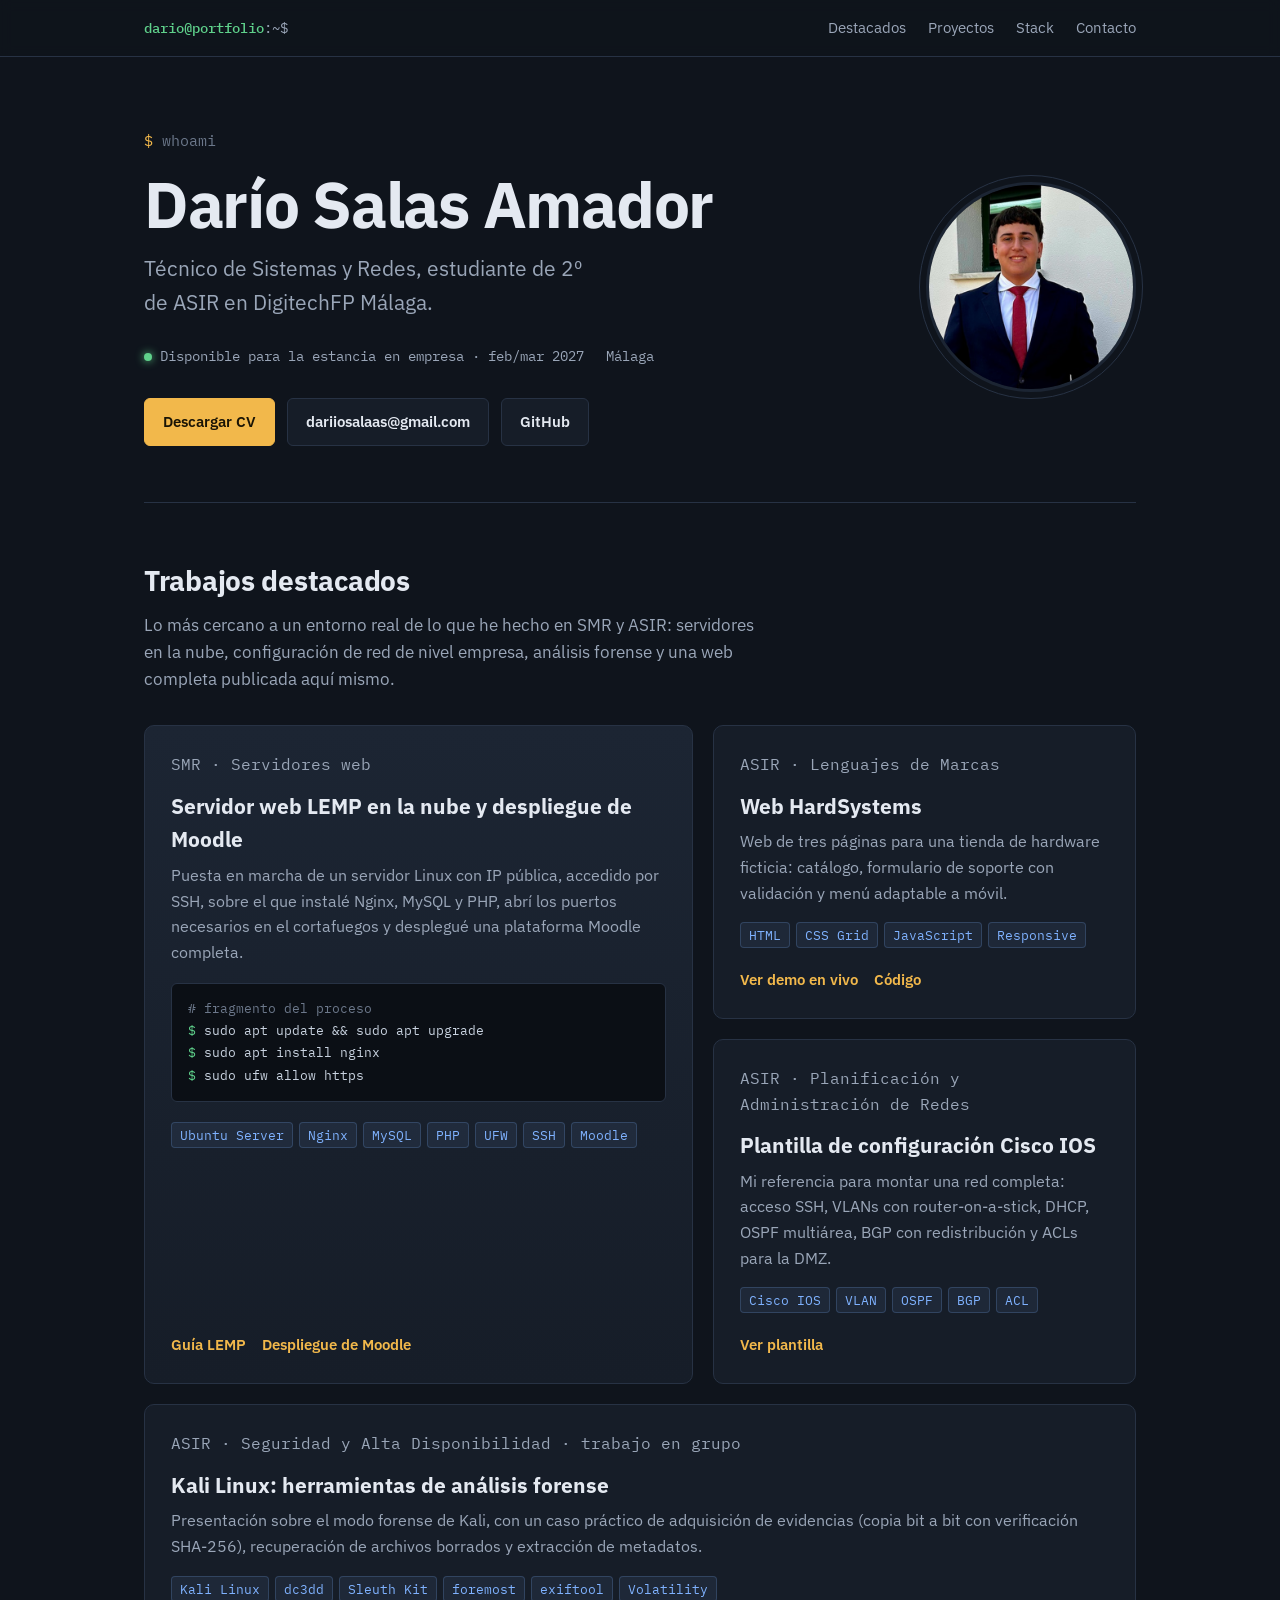
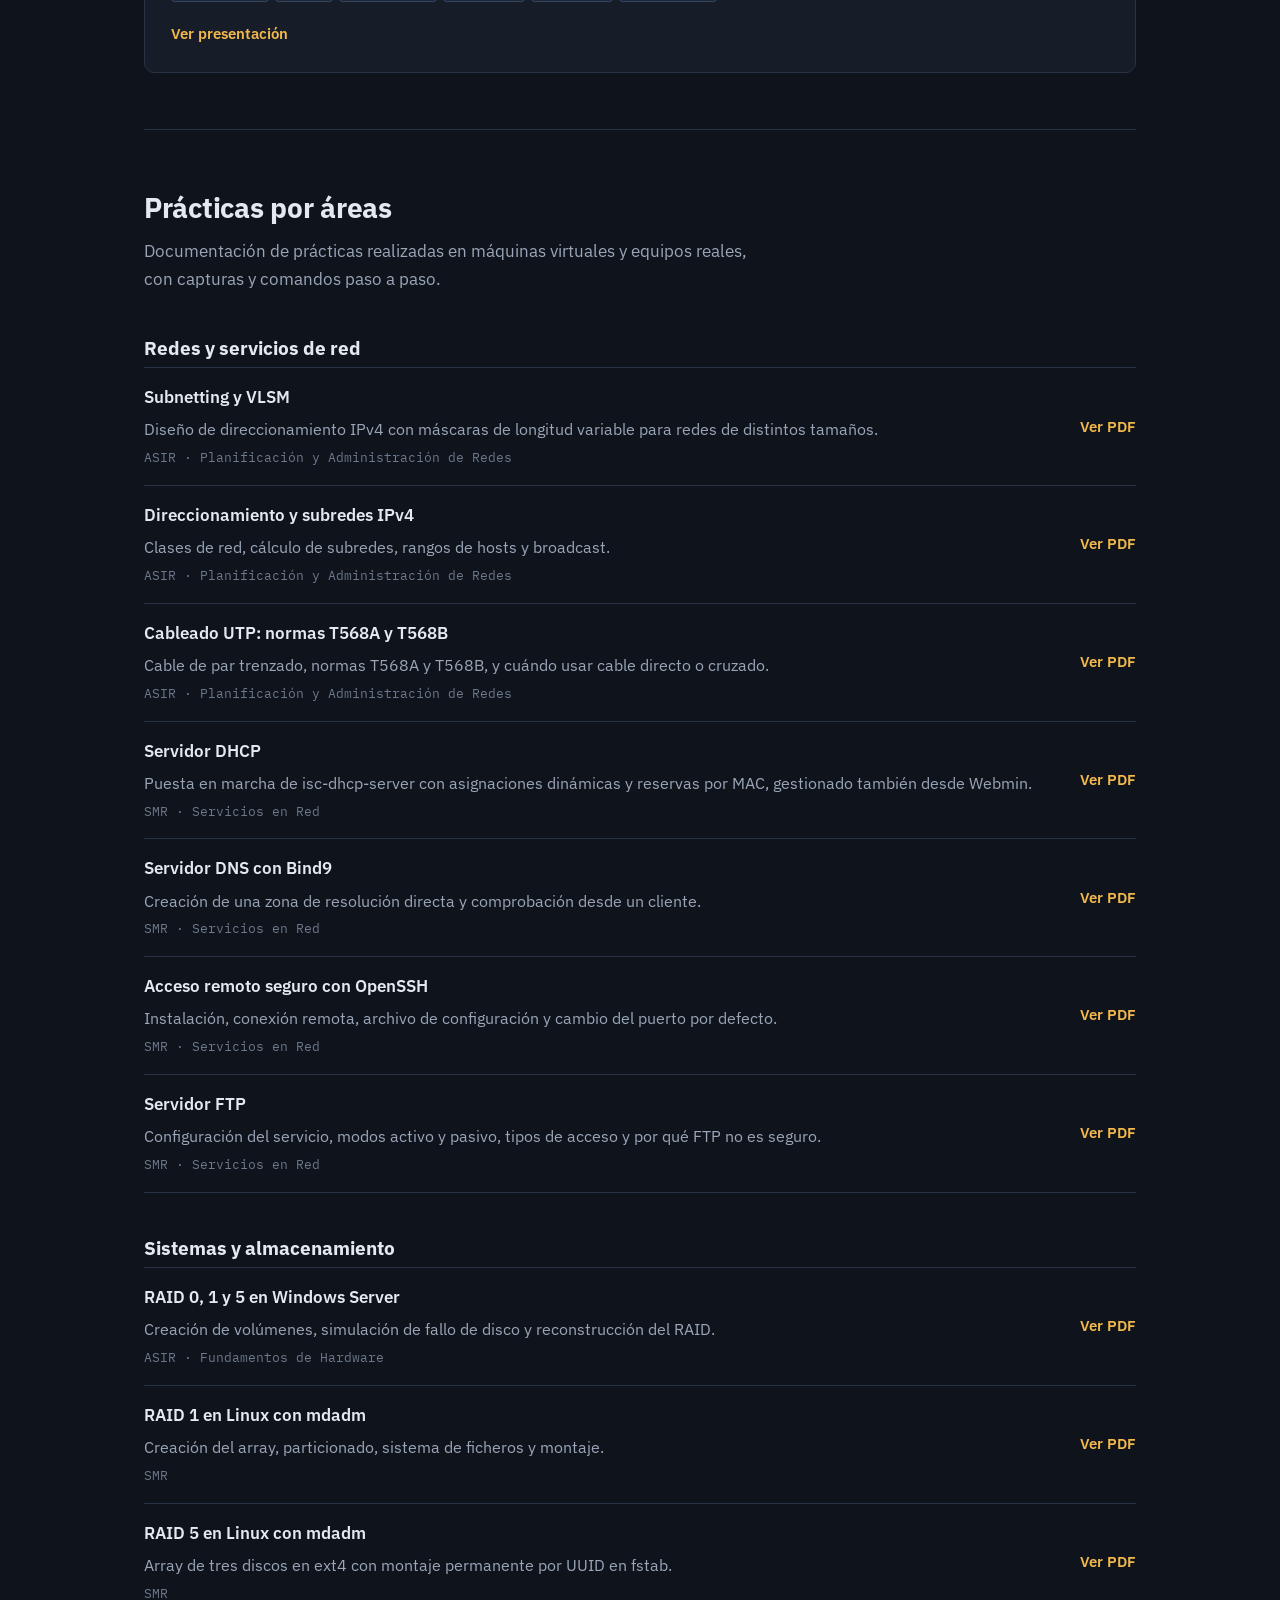
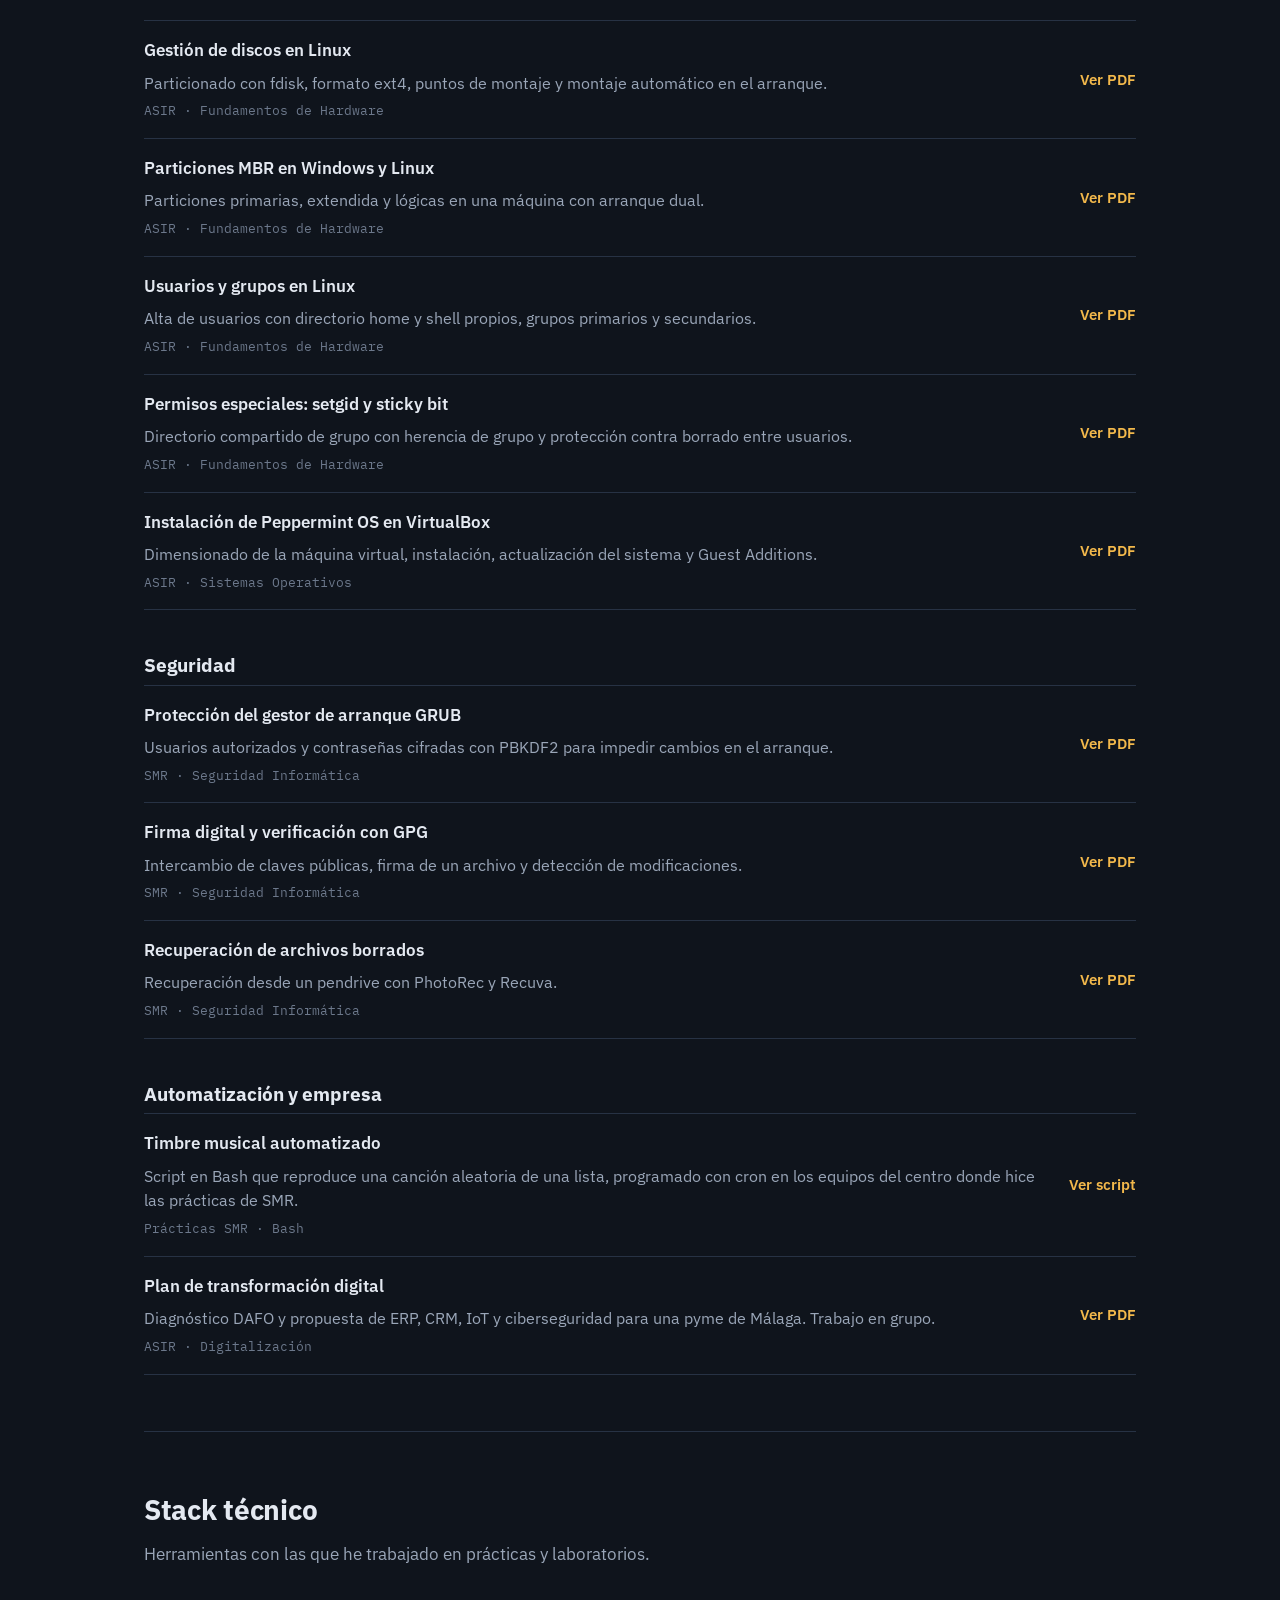
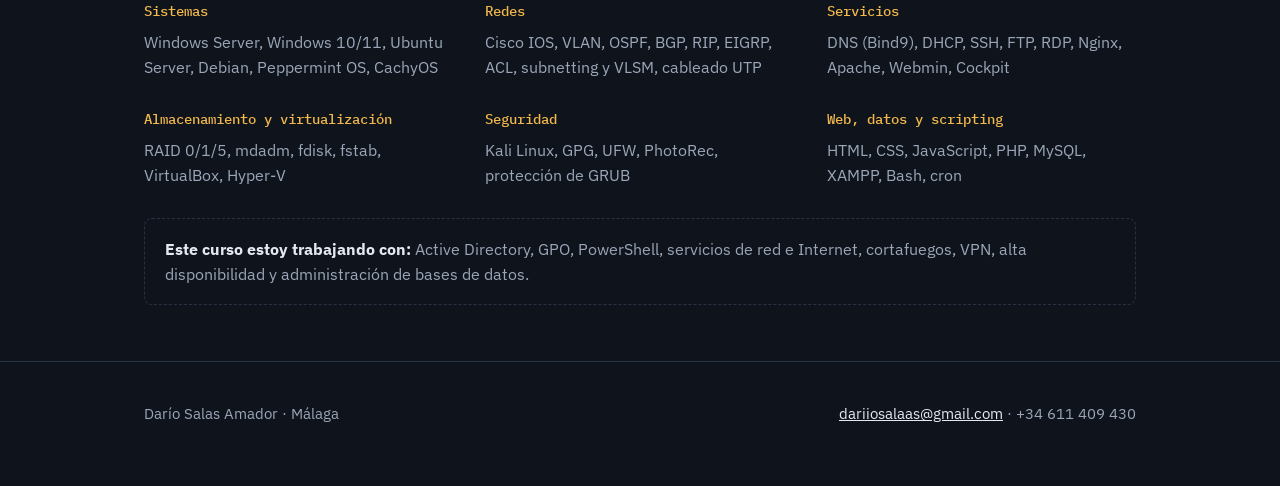
<file: index.html>
<!DOCTYPE html>
<html lang="es">
<head>
<meta charset="UTF-8">
<meta name="viewport" content="width=device-width, initial-scale=1">
<title>Darío Salas Amador · Portfolio de Sistemas y Redes</title>
<meta name="description" content="Portfolio de Darío Salas Amador, técnico de sistemas y redes (SMR) y estudiante de 2º de ASIR en Málaga.">
<link rel="preconnect" href="https://fonts.googleapis.com">
<link rel="preconnect" href="https://fonts.gstatic.com" crossorigin>
<link href="https://fonts.googleapis.com/css2?family=IBM+Plex+Mono:wght@400;500&family=IBM+Plex+Sans:wght@400;500;600;700&display=swap" rel="stylesheet">
<style>
:root{
  --bg:#0f141c; --panel:#161d28; --panel2:#1c2533; --line:#273244;
  --txt:#e4e9f1; --mut:#9aa6b8; --dim:#6c788b;
  --amber:#f2b84b; --ok:#5fd18b; --blue:#7fb2ff;
  --sans:'IBM Plex Sans',system-ui,sans-serif; --mono:'IBM Plex Mono',ui-monospace,monospace;
}
*{box-sizing:border-box;margin:0;padding:0}
html{scroll-behavior:smooth}
body{background:var(--bg);color:var(--txt);font-family:var(--sans);font-size:17px;line-height:1.6}
a{color:inherit}
.wrap{max-width:1040px;margin:0 auto;padding:0 24px}

/* top bar */
.bar{border-bottom:1px solid var(--line);background:rgba(15,20,28,.9);position:sticky;top:0;z-index:10;backdrop-filter:blur(6px)}
.bar .wrap{display:flex;align-items:center;justify-content:space-between;height:56px;gap:16px}
.host{font-family:var(--mono);font-size:14px;color:var(--mut)}
.host b{color:var(--ok);font-weight:500}
.bar nav{display:flex;gap:22px;font-size:15px}
.bar nav a{text-decoration:none;color:var(--mut)}
.bar nav a:hover{color:var(--txt)}

/* hero */
.hero{padding:72px 0 56px;display:grid;grid-template-columns:1fr 210px;gap:48px;align-items:center}
.prompt{font-family:var(--mono);font-size:15px;color:var(--dim);margin-bottom:18px}
.prompt span{color:var(--amber)}
h1{font-size:clamp(40px,6vw,64px);line-height:1.05;font-weight:700;letter-spacing:-.02em}
.role{font-size:21px;color:var(--mut);margin-top:14px;max-width:34ch}
.status{display:flex;flex-wrap:wrap;gap:10px 22px;margin-top:26px;font-family:var(--mono);font-size:14px;color:var(--mut)}
.status i{display:inline-block;width:8px;height:8px;border-radius:50%;background:var(--ok);margin-right:8px;box-shadow:0 0 8px var(--ok)}
.actions{display:flex;flex-wrap:wrap;gap:12px;margin-top:30px}
.btn{display:inline-flex;align-items:center;gap:8px;padding:11px 18px;border-radius:6px;text-decoration:none;font-weight:600;font-size:15px;border:1px solid var(--line);background:var(--panel)}
.btn:hover{border-color:var(--mut)}
.btn.main{background:var(--amber);color:#1a1405;border-color:var(--amber)}
.btn.main:hover{filter:brightness(1.07)}
.photo{width:210px;height:210px;border-radius:50%;object-fit:cover;border:3px solid var(--panel2);outline:1px solid var(--line);outline-offset:6px}

section{padding:56px 0;border-top:1px solid var(--line)}
h2{font-size:28px;font-weight:700;letter-spacing:-.01em;margin-bottom:8px}
.lead{color:var(--mut);max-width:62ch;margin-bottom:32px}

/* featured */
.feat{display:grid;grid-template-columns:1.3fr 1fr;gap:20px}
.box{background:var(--panel);border:1px solid var(--line);border-radius:10px;padding:26px;display:flex;flex-direction:column}
.box.big{grid-row:span 2;background:linear-gradient(180deg,var(--panel2),var(--panel))}
.box h3{font-size:21px;margin-bottom:6px}
.box p{color:var(--mut);font-size:16px}
.ctx{font-family:var(--mono);font-size:13px;color:var(--dim);margin-bottom:12px}
.tags{display:flex;flex-wrap:wrap;gap:6px;margin:16px 0 20px}
.tags span{font-family:var(--mono);font-size:12.5px;color:var(--blue);background:rgba(127,178,255,.08);border:1px solid rgba(127,178,255,.2);padding:2px 8px;border-radius:4px}
.links{margin-top:auto;display:flex;flex-wrap:wrap;gap:16px;font-weight:600;font-size:15px}
.links a{color:var(--amber);text-decoration:none}
.links a:hover{text-decoration:underline}
.term{font-family:var(--mono);font-size:13px;background:#0b0f15;border:1px solid var(--line);border-radius:6px;padding:14px 16px;margin:18px 0 4px;color:#c9d3e0;line-height:1.7;overflow-x:auto;white-space:pre}
.term .c{color:var(--dim)} .term .k{color:var(--ok)}

/* project rows */
.area{margin-top:40px}
.area h3{font-size:19px;margin-bottom:4px}
.area>p{color:var(--dim);font-size:15px;margin-bottom:10px}
.row{display:grid;grid-template-columns:1fr auto;gap:6px 24px;padding:16px 0;border-bottom:1px solid var(--line);align-items:baseline}
.row:first-of-type{border-top:1px solid var(--line)}
.row h4{font-size:17px;font-weight:600}
.row p{grid-column:1;color:var(--mut);font-size:15.5px}
.row .meta{font-family:var(--mono);font-size:13px;color:var(--dim);grid-column:1}
.row a{grid-row:1/span 3;grid-column:2;align-self:center;color:var(--amber);text-decoration:none;font-weight:600;font-size:15px;white-space:nowrap}
.row a:hover{text-decoration:underline}

/* stack */
.stack{display:grid;grid-template-columns:repeat(auto-fit,minmax(230px,1fr));gap:28px 32px}
.stack h4{font-family:var(--mono);font-size:14px;color:var(--amber);font-weight:500;margin-bottom:8px}
.stack p{color:var(--mut);font-size:15.5px}
.learning{margin-top:30px;padding:18px 20px;border:1px dashed var(--line);border-radius:8px;color:var(--mut);font-size:15.5px}
.learning b{color:var(--txt)}

footer{border-top:1px solid var(--line);padding:40px 0 60px;color:var(--mut);font-size:15px}
footer .wrap{display:flex;flex-wrap:wrap;justify-content:space-between;gap:16px}
footer a{color:var(--txt)}

@media (max-width:820px){
  .hero{grid-template-columns:1fr;padding-top:44px}
  .photo{order:-1;width:140px;height:140px}
  .feat{grid-template-columns:1fr}
  .box.big{grid-row:auto}
  .bar nav{display:none}
  .row{grid-template-columns:1fr}
  .row a{grid-row:auto;grid-column:1;margin-top:4px}
}
</style>
</head>
<body>

<header class="bar"><div class="wrap">
  <div class="host"><b>dario@portfolio</b>:~$</div>
  <nav><a href="#destacados">Destacados</a><a href="#proyectos">Proyectos</a><a href="#stack">Stack</a><a href="#contacto">Contacto</a></nav>
</div></header>

<main class="wrap">
  <div class="hero">
    <div>
      <p class="prompt"><span>$</span> whoami</p>
      <h1>Darío Salas Amador</h1>
      <p class="role">Técnico de Sistemas y Redes, estudiante de 2º de ASIR en DigitechFP Málaga.</p>
      <div class="status">
        <span><i></i>Disponible para la estancia en empresa · feb/mar 2027</span>
        <span>Málaga</span>
      </div>
      <div class="actions">
        <a class="btn main" href="CV_Dario_Salas_Amador_ASIR.pdf" target="_blank">Descargar CV</a>
        <a class="btn" href="mailto:dariiosalaas@gmail.com">dariiosalaas@gmail.com</a>
        <a class="btn" href="https://github.com/dariosalass" target="_blank">GitHub</a>
      </div>
    </div>
    <img class="photo" src="foto.jpg" alt="Darío Salas Amador">
  </div>

  <section id="destacados">
    <h2>Trabajos destacados</h2>
    <p class="lead">Lo más cercano a un entorno real de lo que he hecho en SMR y ASIR: servidores en la nube, configuración de red de nivel empresa, análisis forense y una web completa publicada aquí mismo.</p>

    <div class="feat">
      <article class="box big">
        <p class="ctx">SMR · Servidores web</p>
        <h3>Servidor web LEMP en la nube y despliegue de Moodle</h3>
        <p>Puesta en marcha de un servidor Linux con IP pública, accedido por SSH, sobre el que instalé Nginx, MySQL y PHP, abrí los puertos necesarios en el cortafuegos y desplegué una plataforma Moodle completa.</p>
        <div class="term"><span class="c"># fragmento del proceso</span>
<span class="k">$</span> sudo apt update && sudo apt upgrade
<span class="k">$</span> sudo apt install nginx
<span class="k">$</span> sudo ufw allow https</div>
        <div class="tags"><span>Ubuntu Server</span><span>Nginx</span><span>MySQL</span><span>PHP</span><span>UFW</span><span>SSH</span><span>Moodle</span></div>
        <div class="links">
          <a href="https://drive.google.com/file/d/1kxmw2n9m-epfxf1eTGju5qRFZurR8WBJ/view" target="_blank">Guía LEMP</a>
          <a href="https://drive.google.com/file/d/1afFJ_Y8i8mho3gkK3XYpFxxmf2zFf-AG/view" target="_blank">Despliegue de Moodle</a>
        </div>
      </article>

      <article class="box">
        <p class="ctx">ASIR · Lenguajes de Marcas</p>
        <h3>Web HardSystems</h3>
        <p>Web de tres páginas para una tienda de hardware ficticia: catálogo, formulario de soporte con validación y menú adaptable a móvil.</p>
        <div class="tags"><span>HTML</span><span>CSS Grid</span><span>JavaScript</span><span>Responsive</span></div>
        <div class="links"><a href="proyectos/hardsystems/" target="_blank">Ver demo en vivo</a><a href="https://github.com/dariosalass/dariosalass.github.io/tree/main/proyectos/hardsystems" target="_blank">Código</a></div>
      </article>

      <article class="box">
        <p class="ctx">ASIR · Planificación y Administración de Redes</p>
        <h3>Plantilla de configuración Cisco IOS</h3>
        <p>Mi referencia para montar una red completa: acceso SSH, VLANs con router-on-a-stick, DHCP, OSPF multiárea, BGP con redistribución y ACLs para la DMZ.</p>
        <div class="tags"><span>Cisco IOS</span><span>VLAN</span><span>OSPF</span><span>BGP</span><span>ACL</span></div>
        <div class="links"><a href="configs/cisco-ios-plantilla.txt" target="_blank">Ver plantilla</a></div>
      </article>
    </div>

    <div class="feat" style="margin-top:20px;grid-template-columns:1fr">
      <article class="box">
        <p class="ctx">ASIR · Seguridad y Alta Disponibilidad · trabajo en grupo</p>
        <h3>Kali Linux: herramientas de análisis forense</h3>
        <p>Presentación sobre el modo forense de Kali, con un caso práctico de adquisición de evidencias (copia bit a bit con verificación SHA-256), recuperación de archivos borrados y extracción de metadatos.</p>
        <div class="tags"><span>Kali Linux</span><span>dc3dd</span><span>Sleuth Kit</span><span>foremost</span><span>exiftool</span><span>Volatility</span></div>
        <div class="links"><a href="proyectos/kali-forense/" target="_blank">Ver presentación</a></div>
      </article>
    </div>
  </section>

  <section id="proyectos">
    <h2>Prácticas por áreas</h2>
    <p class="lead">Documentación de prácticas realizadas en máquinas virtuales y equipos reales, con capturas y comandos paso a paso.</p>

    <div class="area">
      <h3>Redes y servicios de red</h3>
      <div class="row"><h4>Subnetting y VLSM</h4><p>Diseño de direccionamiento IPv4 con máscaras de longitud variable para redes de distintos tamaños.</p><span class="meta">ASIR · Planificación y Administración de Redes</span><a href="https://drive.google.com/file/d/1XGE9H97dxjfhBPMJKJtr0MmwNFNR_iFK/view" target="_blank">Ver PDF</a></div>
      <div class="row"><h4>Direccionamiento y subredes IPv4</h4><p>Clases de red, cálculo de subredes, rangos de hosts y broadcast.</p><span class="meta">ASIR · Planificación y Administración de Redes</span><a href="https://drive.google.com/file/d/1Pa0vt2UiN0hFtUBFgBOhPGr2XvsF8nFj/view" target="_blank">Ver PDF</a></div>
      <div class="row"><h4>Cableado UTP: normas T568A y T568B</h4><p>Cable de par trenzado, normas T568A y T568B, y cuándo usar cable directo o cruzado.</p><span class="meta">ASIR · Planificación y Administración de Redes</span><a href="https://drive.google.com/file/d/1zIEH_IdvLKVUwumMrK8DzvsC9xAL2pin/view" target="_blank">Ver PDF</a></div>
      <div class="row"><h4>Servidor DHCP</h4><p>Puesta en marcha de isc-dhcp-server con asignaciones dinámicas y reservas por MAC, gestionado también desde Webmin.</p><span class="meta">SMR · Servicios en Red</span><a href="https://drive.google.com/file/d/1cArABN_LcKIqAEidMBseE_B2aiGQiD8H/view" target="_blank">Ver PDF</a></div>
      <div class="row"><h4>Servidor DNS con Bind9</h4><p>Creación de una zona de resolución directa y comprobación desde un cliente.</p><span class="meta">SMR · Servicios en Red</span><a href="https://drive.google.com/file/d/1yt1ihgYTp3a1_CxafC5Ae04r9iXdPKxJ/view" target="_blank">Ver PDF</a></div>
      <div class="row"><h4>Acceso remoto seguro con OpenSSH</h4><p>Instalación, conexión remota, archivo de configuración y cambio del puerto por defecto.</p><span class="meta">SMR · Servicios en Red</span><a href="https://drive.google.com/file/d/1m3Aq0pRV0UCx84J8S_bZt5Yas9JYTleb/view" target="_blank">Ver PDF</a></div>
      <div class="row"><h4>Servidor FTP</h4><p>Configuración del servicio, modos activo y pasivo, tipos de acceso y por qué FTP no es seguro.</p><span class="meta">SMR · Servicios en Red</span><a href="https://drive.google.com/file/d/1zsxGSY8fOlMWZZ23nWpAVFhq9TDSfuhO/view" target="_blank">Ver PDF</a></div>
    </div>

    <div class="area">
      <h3>Sistemas y almacenamiento</h3>
      <div class="row"><h4>RAID 0, 1 y 5 en Windows Server</h4><p>Creación de volúmenes, simulación de fallo de disco y reconstrucción del RAID.</p><span class="meta">ASIR · Fundamentos de Hardware</span><a href="https://drive.google.com/file/d/1AaEXhTe2f_7hTPqhagmh64Uxvp9Kvh1l/view" target="_blank">Ver PDF</a></div>
      <div class="row"><h4>RAID 1 en Linux con mdadm</h4><p>Creación del array, particionado, sistema de ficheros y montaje.</p><span class="meta">SMR</span><a href="https://drive.google.com/file/d/1eu5c22z9TZmdiCHSj24shnihi5nsi9_S/view" target="_blank">Ver PDF</a></div>
      <div class="row"><h4>RAID 5 en Linux con mdadm</h4><p>Array de tres discos en ext4 con montaje permanente por UUID en fstab.</p><span class="meta">SMR</span><a href="https://drive.google.com/file/d/1d17o8egd48Wghsd8IbUcrNgW0j6aT0sE/view" target="_blank">Ver PDF</a></div>
      <div class="row"><h4>Gestión de discos en Linux</h4><p>Particionado con fdisk, formato ext4, puntos de montaje y montaje automático en el arranque.</p><span class="meta">ASIR · Fundamentos de Hardware</span><a href="https://drive.google.com/file/d/1-3Opcg8BMadI0A02iV0d-3R8sESuGkmg/view" target="_blank">Ver PDF</a></div>
      <div class="row"><h4>Particiones MBR en Windows y Linux</h4><p>Particiones primarias, extendida y lógicas en una máquina con arranque dual.</p><span class="meta">ASIR · Fundamentos de Hardware</span><a href="https://drive.google.com/file/d/1BL5dGFbqFqgx8yaxVnkeC70Mx7c5dd0L/view" target="_blank">Ver PDF</a></div>
      <div class="row"><h4>Usuarios y grupos en Linux</h4><p>Alta de usuarios con directorio home y shell propios, grupos primarios y secundarios.</p><span class="meta">ASIR · Fundamentos de Hardware</span><a href="https://drive.google.com/file/d/1Hl8xfmdQ4IyIKZmmDNDjOSGDuOODrgB2/view" target="_blank">Ver PDF</a></div>
      <div class="row"><h4>Permisos especiales: setgid y sticky bit</h4><p>Directorio compartido de grupo con herencia de grupo y protección contra borrado entre usuarios.</p><span class="meta">ASIR · Fundamentos de Hardware</span><a href="https://drive.google.com/file/d/1T89SqFFXWIfqEi1lpNZZW4qu6njtDMYY/view" target="_blank">Ver PDF</a></div>
      <div class="row"><h4>Instalación de Peppermint OS en VirtualBox</h4><p>Dimensionado de la máquina virtual, instalación, actualización del sistema y Guest Additions.</p><span class="meta">ASIR · Sistemas Operativos</span><a href="https://drive.google.com/file/d/1yxQPYDt6pFYWuUGq5cZzP6r3CfmmsDU9/view" target="_blank">Ver PDF</a></div>
    </div>

    <div class="area">
      <h3>Seguridad</h3>
      <div class="row"><h4>Protección del gestor de arranque GRUB</h4><p>Usuarios autorizados y contraseñas cifradas con PBKDF2 para impedir cambios en el arranque.</p><span class="meta">SMR · Seguridad Informática</span><a href="https://drive.google.com/file/d/1SMBWHb-guLpJO1vK-sXtx3dkYYxTgkbs/view" target="_blank">Ver PDF</a></div>
      <div class="row"><h4>Firma digital y verificación con GPG</h4><p>Intercambio de claves públicas, firma de un archivo y detección de modificaciones.</p><span class="meta">SMR · Seguridad Informática</span><a href="https://drive.google.com/file/d/1a98LAvHyDpCf9I2PbfhEE5DwurmiQZpc/view" target="_blank">Ver PDF</a></div>
      <div class="row"><h4>Recuperación de archivos borrados</h4><p>Recuperación desde un pendrive con PhotoRec y Recuva.</p><span class="meta">SMR · Seguridad Informática</span><a href="https://drive.google.com/file/d/117H4jgPnIVEGOkrAn9ny0p8ZEXtoVJs0/view" target="_blank">Ver PDF</a></div>
    </div>

    <div class="area">
      <h3>Automatización y empresa</h3>
      <div class="row"><h4>Timbre musical automatizado</h4><p>Script en Bash que reproduce una canción aleatoria de una lista, programado con cron en los equipos del centro donde hice las prácticas de SMR.</p><span class="meta">Prácticas SMR · Bash</span><a href="scripts/reproducir_aleatorio.sh" target="_blank">Ver script</a></div>
      <div class="row"><h4>Plan de transformación digital</h4><p>Diagnóstico DAFO y propuesta de ERP, CRM, IoT y ciberseguridad para una pyme de Málaga. Trabajo en grupo.</p><span class="meta">ASIR · Digitalización</span><a href="https://drive.google.com/file/d/1jy6w4ot7v9HRYXfGQd1KV8p8qt7rz6Zl/view" target="_blank">Ver PDF</a></div>
    </div>
  </section>

  <section id="stack">
    <h2>Stack técnico</h2>
    <p class="lead">Herramientas con las que he trabajado en prácticas y laboratorios.</p>
    <div class="stack">
      <div><h4>Sistemas</h4><p>Windows Server, Windows 10/11, Ubuntu Server, Debian, Peppermint OS, CachyOS</p></div>
      <div><h4>Redes</h4><p>Cisco IOS, VLAN, OSPF, BGP, RIP, EIGRP, ACL, subnetting y VLSM, cableado UTP</p></div>
      <div><h4>Servicios</h4><p>DNS (Bind9), DHCP, SSH, FTP, RDP, Nginx, Apache, Webmin, Cockpit</p></div>
      <div><h4>Almacenamiento y virtualización</h4><p>RAID 0/1/5, mdadm, fdisk, fstab, VirtualBox, Hyper-V</p></div>
      <div><h4>Seguridad</h4><p>Kali Linux, GPG, UFW, PhotoRec, protección de GRUB</p></div>
      <div><h4>Web, datos y scripting</h4><p>HTML, CSS, JavaScript, PHP, MySQL, XAMPP, Bash, cron</p></div>
    </div>
    <p class="learning"><b>Este curso estoy trabajando con:</b> Active Directory, GPO, PowerShell, servicios de red e Internet, cortafuegos, VPN, alta disponibilidad y administración de bases de datos.</p>
  </section>
</main>

<footer id="contacto"><div class="wrap">
  <span>Darío Salas Amador · Málaga</span>
  <span><a href="mailto:dariiosalaas@gmail.com">dariiosalaas@gmail.com</a> · +34 611 409 430</span>
</div></footer>
</body>
</html>
</file>
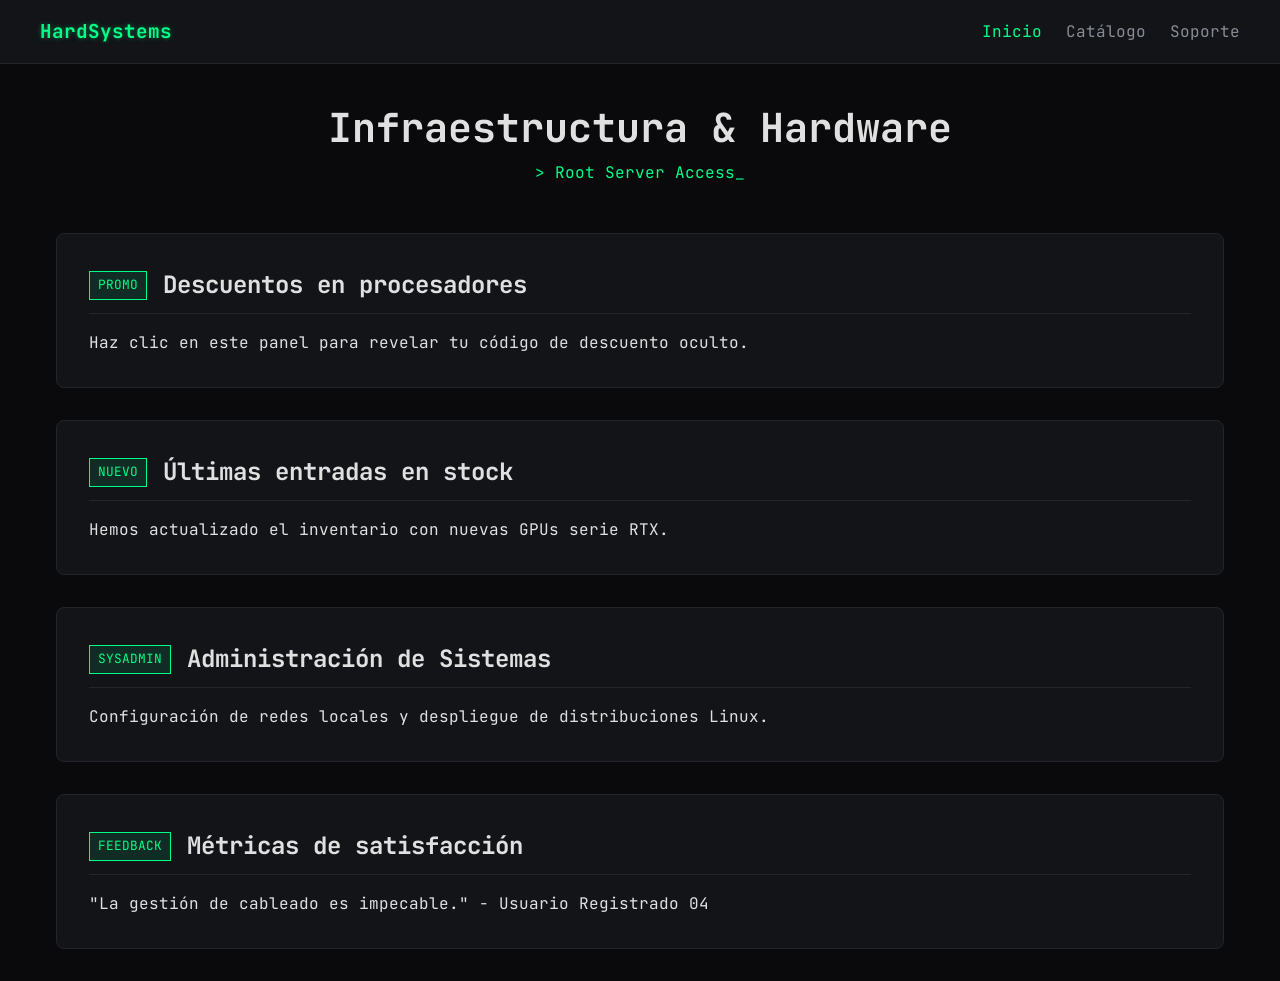
<file: proyectos/hardsystems/index.html>
<!DOCTYPE html>
<html lang="es">
<head>
    <meta charset="UTF-8">
    <meta name="viewport" content="width=device-width, initial-scale=1.0">
    <title>HardSystems | Inicio</title>
    <link rel="stylesheet" href="css/style.css">
</head>
<body>
    <header>
        <nav>
            <a href="index.html" class="logo">Hard<span>Systems</span></a>
            <button id="boton-menu" class="btn-menu" onclick="toggleMenu()">MENU</button>
            <ul class="menu" id="menu-principal">
                <li><a href="index.html" class="activo">Inicio</a></li>
                <li><a href="productos.html">Catálogo</a></li>
                <li><a href="contacto.html">Soporte</a></li>
            </ul>
        </nav>
    </header>

    <main>
        <div class="hero">
            <h1>Infraestructura & Hardware</h1>
            <p>> Root Server Access_</p>
        </div>

        <section class="banner interactivo" id="banner-oferta" onclick="aplicarPromo()">
            <div class="banner-header">
                <span class="etiqueta">PROMO</span>
                <h2 id="titulo-oferta">Descuentos en procesadores</h2>
            </div>
            <p>Haz clic en este panel para revelar tu código de descuento oculto.</p>
        </section>

        <section class="banner">
            <div class="banner-header">
                <span class="etiqueta">NUEVO</span>
                <h2>Últimas entradas en stock</h2>
            </div>
            <p>Hemos actualizado el inventario con nuevas GPUs serie RTX.</p>
        </section>

        <section class="banner">
            <div class="banner-header">
                <span class="etiqueta">SYSADMIN</span>
                <h2>Administración de Sistemas</h2>
            </div>
            <p>Configuración de redes locales y despliegue de distribuciones Linux.</p>
        </section>

        <section class="banner">
            <div class="banner-header">
                <span class="etiqueta">FEEDBACK</span>
                <h2>Métricas de satisfacción</h2>
            </div>
            <p>"La gestión de cableado es impecable." - Usuario Registrado 04</p>
        </section>
    </main>
    <script src="js/script.js"></script>
</body>
</html>
</file>
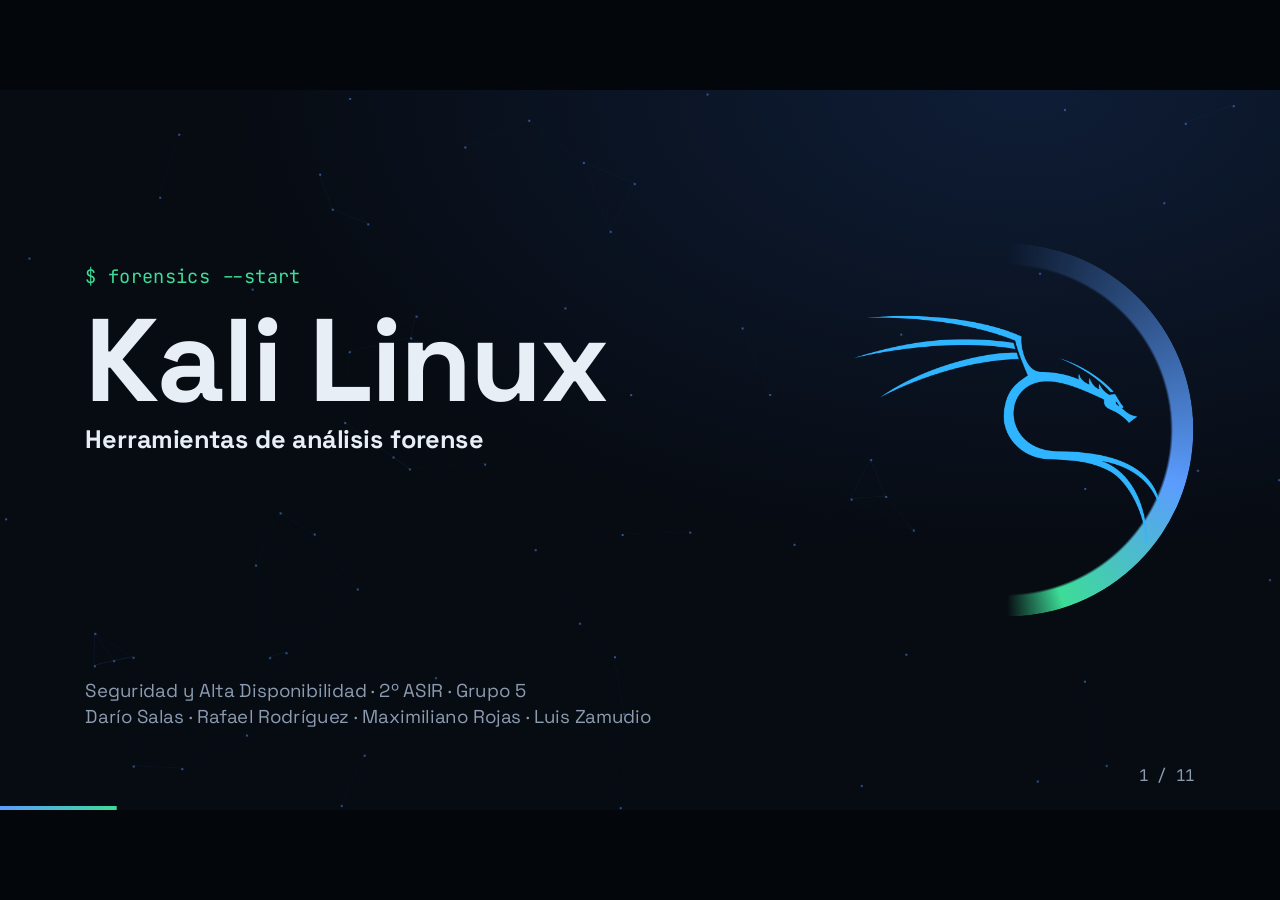
<file: proyectos/kali-forense/index.html>
<!DOCTYPE html><html lang="es"><head><meta charset="utf-8"><title>Kali Linux — Herramientas de análisis forense</title>
<meta name="viewport" content="width=device-width, initial-scale=1, viewport-fit=cover">
<link href="https://fonts.googleapis.com/css2?family=Space+Grotesk:wght@400;500;700&family=JetBrains+Mono:wght@400;700&display=swap" rel="stylesheet">
<style>
:root{--bg:#070b12;--card:#0f1824;--ln:#1f3049;--bl:#5b9dff;--gr:#3ddc97;--or:#ffa94d;--tx:#e8eef6;--mu:#8c9bb0;--f:'Space Grotesk',Arial,sans-serif;--m:'JetBrains Mono',Consolas,monospace}
*{box-sizing:border-box;margin:0;padding:0}
html,body{height:100%;background:#03060b;overflow:hidden;font-family:var(--f);color:var(--tx)}
body{padding-top:env(safe-area-inset-top,0px);padding-bottom:env(safe-area-inset-bottom,0px)}
#st{position:absolute;width:1920px;height:1080px;transform-origin:0 0;overflow:hidden;background:radial-gradient(1200px 700px at 80% 0%,#0e1d36,var(--bg))}
#cv{position:absolute;inset:0}
.s{position:absolute;inset:0;padding:110px 128px 120px;display:flex;flex-direction:column;gap:40px;visibility:hidden}
.s.on{visibility:visible;z-index:2}
.s.out{visibility:visible;z-index:1;animation:out .7s cubic-bezier(.7,0,.3,1) both}
@keyframes out{to{opacity:0;transform:translateX(-120px) scale(.96);filter:blur(10px)}}
.s.on{animation:inn .8s cubic-bezier(.16,1,.3,1) both}
@keyframes inn{from{opacity:0;transform:translateX(120px) scale(1.03);filter:blur(10px)}}
.a{opacity:0}
.s.on .a{animation:up .9s cubic-bezier(.16,1,.3,1) both;animation-delay:calc(.35s + var(--i,0)*.12s)}
.s.on .a.l{animation-name:lf}.s.on .a.z{animation-name:zm}
@keyframes up{from{opacity:0;transform:translateY(60px)}to{opacity:1}}
@keyframes lf{from{opacity:0;transform:translateX(-90px)}to{opacity:1}}
@keyframes zm{from{opacity:0;transform:scale(.6)}to{opacity:1}}
h1{font-size:176px;line-height:1;font-weight:700;letter-spacing:-3px}
h2{font-size:72px;font-weight:700;line-height:1.1}
h3{font-size:38px;font-weight:700;line-height:1.15}
p{font-size:28px;color:var(--mu);line-height:1.4}
.m{font-family:var(--m);color:var(--gr);font-size:28px}
.bar{display:block;width:110px;height:6px;border-radius:3px;background:linear-gradient(90deg,var(--bl),var(--gr));transform-origin:0 0;margin-top:-18px}
.s.on .bar{animation:bar 1s .5s cubic-bezier(.16,1,.3,1) both}
@keyframes bar{from{transform:scaleX(0)}}
.ch{display:inline-block;opacity:0}
.s.on .ch{animation:ch .8s cubic-bezier(.16,1,.3,1) both;animation-delay:calc(.4s + var(--j)*.06s)}
@keyframes ch{from{opacity:0;transform:translateY(80px) rotate(8deg);filter:blur(12px)}to{opacity:1}}
.c{background:rgba(15,24,36,.78);border:1px solid var(--ln);border-radius:22px;padding:34px 38px;display:flex;flex-direction:column;gap:14px;backdrop-filter:blur(8px)}
.g{display:grid;gap:36px}.g2{grid-template-columns:1fr 1fr}.g3{grid-template-columns:repeat(3,1fr)}.g4{grid-template-columns:repeat(4,1fr)}
ul{list-style:none;display:flex;flex-direction:column;gap:14px;font-size:30px}
li::before{content:"›";color:var(--gr);margin-right:14px;font-weight:700}
.big{font-size:104px;font-weight:700;color:var(--gr);line-height:1;text-shadow:0 0 40px rgba(61,220,151,.35)}
.num{font-size:84px;font-weight:700;color:var(--bl);line-height:1}
.chip{font-family:var(--m);font-size:28px;padding:10px 16px;border-radius:10px;background:#0a1220;border:1px solid var(--ln);width:max-content;max-width:100%}
.warn{border-color:var(--or);animation:pu 2.4s ease-in-out infinite}
@keyframes pu{50%{box-shadow:0 0 50px rgba(255,169,77,.3)}}
.s.on .warn.a{animation:up .9s cubic-bezier(.16,1,.3,1) both,pu 2.4s 1.5s ease-in-out infinite;animation-delay:calc(.35s + var(--i)*.12s),0s}
.logo{position:absolute;width:460px;height:460px;object-fit:contain;animation:fl 5s ease-in-out infinite}
@keyframes fl{50%{transform:translateY(-22px)}}
.ring{position:absolute;width:560px;height:560px;border-radius:50%;background:conic-gradient(from 0deg,transparent 0,var(--bl) 30%,var(--gr) 45%,transparent 50%);-webkit-mask:radial-gradient(circle,transparent 62%,#000 63%);mask:radial-gradient(circle,transparent 62%,#000 63%);animation:sp 6s linear infinite}
@keyframes sp{to{transform:rotate(360deg)}}
.term{background:#04070c;border:1px solid var(--ln);border-radius:22px;overflow:hidden;font-family:var(--m);font-size:29px;line-height:1.55}
.tb{display:flex;gap:12px;align-items:center;padding:18px 26px;background:#0b1320;color:var(--mu);font-size:24px}
.tb i{width:16px;height:16px;border-radius:50%;background:#ff5f57}.tb i:nth-child(2){background:#febc2e}.tb i:nth-child(3){background:#28c840;margin-right:14px}
.tbody{padding:28px 36px;min-height:600px}.ln{white-space:pre;min-height:45px}.cm{color:var(--mu)}.pr{color:var(--gr)}
.cu{display:inline-block;width:14px;height:28px;background:var(--gr);vertical-align:-4px;animation:bl 1s steps(1) infinite}
@keyframes bl{50%{opacity:0}}
.sp .c{transition:all .5s}.sp .c.hl{border-color:var(--gr);box-shadow:0 0 40px rgba(61,220,151,.25);background:#10261f}.sp .c.hl .num{color:var(--gr)}
#pg{position:absolute;left:0;bottom:0;height:6px;background:linear-gradient(90deg,var(--bl),var(--gr));transition:width .7s cubic-bezier(.16,1,.3,1);z-index:9}
#ct{position:absolute;right:128px;bottom:36px;font:24px var(--m);color:var(--mu);z-index:9}
#nt{position:absolute;left:0;right:0;bottom:0;padding:28px 128px 40px;background:rgba(3,6,11,.94);font-size:30px;line-height:1.5;z-index:10;display:none}
</style></head><body><div id="st"><canvas id="cv" width="1920" height="1080"></canvas><div id="sl"></div><div id="pg"></div><div id="ct"></div><div id="nt"></div></div>
<script>
const NOTES=["[Persona 1] Buenos días, somos el grupo 5 y nos ha tocado Kali Linux. Os vamos a explicar qué es, para qué se usa en análisis forense, cuáles son sus puntos fuertes y sus puntos flojos, y al final haremos un ejemplo práctico con comandos. Yo empiezo con la introducción y los casos de uso, y luego mis compañeros siguen con las características, las ventajas y el ejemplo.", "[Persona 1] Kali Linux es una distribución de Linux basada en Debian que mantiene la empresa OffSec, antes Offensive Security. Salió en 2013 como sustituta de BackTrack. Mucha gente la conoce solo por el hacking ético, pero también trae un montón de herramientas de análisis forense ya instaladas. En total tiene más de 600 herramientas, es gratis y de código abierto.", "[Persona 1] Algunos ejemplos reales de uso. Uno: recuperar archivos borrados, por ejemplo si un trabajador borra un Excel con datos de clientes. Dos: analizar un equipo infectado, haciendo una copia del disco y buscando qué ha dejado el malware. Tres: sacar metadatos de fotos o PDFs con exiftool, que pueden decirnos quién lo hizo, cuándo y hasta dónde. Y cuatro: analizar la memoria RAM con Volatility para ver qué estaba pasando justo en el momento del incidente. Ahora le paso a mi compañero.", "[Persona 2] Sobre las características. Kali se puede usar de muchas formas: instalada en el PC, en un USB Live, en una máquina virtual, dentro de Windows con WSL2, en una Raspberry Pi, con Docker o incluso en Android con NetHunter. Y en cuanto a funciones, ya viene con más de 600 herramientas, hay un metapaquete llamado kali-tools-forensics con todas las forenses, se actualiza constantemente porque es rolling release y es gratis.", "[Persona 2] Una de las cosas más interesantes de Kali para forense es el modo forense del Live. Arrancamos desde el USB, elegimos la opción de modo forense en el menú, y así el sistema no monta automáticamente los discos del equipo ni usa la partición swap. Eso evita modificar la evidencia sin querer. Aun así, en un caso serio lo normal es usar también un bloqueador de escritura por hardware, porque es más fiable.", "[Persona 2] Estas son algunas de las herramientas forenses que trae. Para adquirir imágenes: dc3dd, dcfldd, ddrescue y guymager. Para analizar discos: Autopsy y The Sleuth Kit, que son las que habrán visto otros grupos. Para recuperar archivos: foremost, scalpel, photorec o binwalk. Y para memoria y metadatos: Volatility y exiftool. Si no vienen instaladas, se instalan todas de golpe con este comando.", "[Persona 3] Vamos con lo bueno y lo malo. Lo bueno: es gratis, tiene todas las herramientas en un solo sitio, el modo forense, funciona en muchas plataformas y tiene muchísima comunidad y documentación. Lo malo: no es una distro pensada solo para forense, CAINE está más enfocada a eso; casi todo es por terminal, así que cuesta al principio; como es rolling release una actualización puede romper algo; no sustituye a un bloqueador de escritura; y la cadena de custodia, es decir, documentar quién toca la evidencia, la tenemos que hacer nosotros a mano.", "[Persona 3] Ahora el ejemplo práctico. Imaginamos que nos dan un pendrive de 8 GB de un equipo sospechoso. Arrancamos Kali en modo forense. Primero identificamos el disco con lsblk y fdisk, y tenemos que fijarnos bien porque si nos equivocamos con if y of podemos sobrescribir datos. Después hacemos la copia bit a bit con dc3dd, que calcula el hash SHA-256 y guarda un log. Por último comprobamos con sha256sum que el hash de la imagen coincide, así demostramos que la copia es idéntica.", "[Persona 4] Con la imagen ya hecha, trabajamos siempre sobre la copia y nunca sobre el original. Con mmls vemos las particiones y con fls listamos los archivos borrados, eso es de The Sleuth Kit. Luego montamos la imagen en solo lectura. Y por último recuperamos fotos y PDFs con foremost y miramos los metadatos con exiftool. Todo esto también se puede hacer en modo gráfico abriendo la imagen en Autopsy.", "[Persona 4] Para terminar. Kali es como un laboratorio completo: tiene todo lo necesario para adquirir, analizar y recuperar evidencias. Es muy buena para aprender y para análisis rápidos, pero en un caso real habría que sumar bloqueador de escritura y llevar bien la cadena de custodia. Y nuestra opinión: empezar es fácil gracias al modo Live, pero hay que entender cada comando antes de ejecutarlo, sobre todo los de copia de discos.", "[Todos] Estas son las fuentes que hemos usado. Muchas gracias por escucharnos, ¿alguna pregunta?"],LOGO='[data-uri]';let n=0;
const A=(c='')=>`class="a ${c}" style="--i:${n++}"`,H=t=>{n=0;return `<h2 ${A()}>${t}</h2><i class="bar"></i>`};
const L=(t,s='')=>[...t].map((c,i)=>c==' '?' ':`<span class="ch" style="--j:${i}">${c}</span>`).join('');
const card=(t,b,c='c l')=>`<div ${A(c)}><h3>${t}</h3><p>${b}</p></div>`;
const lis=a=>a.map(x=>`<li ${A()}>${x}</li>`).join('');
const term=(t)=>`<div ${A('term z')}><div class="tb"><i></i><i></i><i></i>kali@kali: ~</div><div class="tbody" id="tm"></div></div>`;
const steps=a=>`<div class="sp" style="display:flex;flex-direction:column;gap:28px;justify-content:center">${a.map((t,i)=>`<div ${A('c')} data-k="${i}" style="flex-direction:row;align-items:center;gap:26px"><div class="num">${i+1}</div><p style="color:var(--tx)">${t}</p></div>`).join('')}</div>`;
const T1=['#1. Identificar el pendrive','$lsblk -f','$sudo fdisk -l /dev/sdb','','#2. Copia bit a bit con hash|1','$sudo dc3dd if=/dev/sdb of=evidencia.img \\','$    hash=sha256 log=adquisicion.log','','#3. Comprobar la integridad|2','$sha256sum evidencia.img'];
const T2=['#4. Particiones y archivos borrados','$mmls evidencia.img','$fls -r -d -o 2048 evidencia.img','','#5. Montar en solo lectura|1','$sudo mount -o ro,loop,noexec,offset=1048576 \\','$    evidencia.img /mnt/analisis','','#6. Recuperar y ver metadatos|2','$foremost -t jpg,pdf -i evidencia.img -o salida/','$exiftool salida/jpg/*.jpg'];
const sub=t=>`<p ${A('l')} style="margin-top:-24px">${t}</p>`;
const tools=[['Adquisición','dc3dd dcfldd ddrescue guymager ewf-tools'],['Análisis de disco','autopsy sleuthkit hashdeep regripper chkrootkit'],['Recuperación','foremost scalpel photorec bulk_extractor binwalk'],['RAM y otros','volatility3 exiftool yara pdf-parser strings']];
const SL=[
{h:()=>{n=0;return `<div class="ring" style="right:130px;top:230px"></div><img class="logo" style="right:180px;top:280px" src="${LOGO}" alt="Logo de Kali Linux"><div style="margin-top:150px"><p ${A('l m')}>$ forensics --start</p><h1 style="margin:18px 0 10px">${L('Kali Linux')}</h1><h3 ${A()} style="font-size:58px;font-weight:500;color:var(--bl)">Herramientas de análisis forense</h3></div><div style="margin-top:auto"><p ${A()} style="font-size:32px">Seguridad y Alta Disponibilidad · 2º ASIR · Grupo 5</p><p ${A()} style="font-size:34px;color:var(--tx);margin-top:10px">Darío Salas · Rafael Rodríguez · Maximiliano Rojas · Luis Zamudio</p></div>`}},
{h:()=>H('¿Qué es Kali Linux?')+`<div ${A('c l')}><span class="m">DEFINICIÓN</span><p style="font-size:34px;color:var(--tx)">Distribución GNU/Linux basada en Debian, creada y mantenida por OffSec (Offensive Security). Nació en 2013 como sucesora de BackTrack y está pensada para auditorías de seguridad, pentesting y análisis forense digital. Es gratuita y de código abierto.</p></div><div class="g g3"><div ${A('c z')}><div class="big" data-n="2013">2013</div><p>primera versión (sucesora de BackTrack)</p></div><div ${A('c z')}><div class="big"><span data-n="600">600</span>+</div><p>herramientas incluidas</p></div><div ${A('c z')}><div class="big">Debian</div><p>base del sistema (rolling release)</p></div></div>`},
{h:()=>H('Casos comunes de uso')+`<div class="g g2" style="flex:1">${[['Recuperar archivos borrados','Un empleado borra un Excel de clientes: se intenta recuperar con foremost o PhotoRec.'],['Equipo infectado','Sacamos una imagen del disco de un PC con malware y buscamos sus rastros.'],['Metadatos','Con exiftool vemos autor, fecha y hasta GPS de una foto o PDF filtrado.'],['Memoria RAM','Volatility muestra los procesos y conexiones que había durante el incidente.']].map((x,i)=>card(`<span class="m" style="display:block;margin-bottom:8px">0${i+1}</span>${x[0]}`,x[1],i%2?'c z':'c l')).join('')}</div>`},
{h:()=>H('Características principales')+`<div class="g g2" style="flex:1"><div ${A('c l')}><span class="m" style="color:var(--bl)">PLATAFORMAS</span><ul>${lis(['PC (x86_64): instalado o en Live USB','Máquina virtual: VirtualBox, VMware','WSL2 dentro de Windows','ARM: Raspberry Pi','Docker, nube y Android (NetHunter)'])}</ul></div><div ${A('c z')}><span class="m">FUNCIONES</span><ul>${lis(['Más de 600 herramientas preinstaladas','Metapaquete kali-tools-forensics','Modo forense en el arranque Live','Actualizaciones constantes (rolling)','Gratis y de código abierto'])}</ul></div></div>`},
{h:()=>H('El modo forense de Kali')+`<div class="g g3">${[['Arrancar en Live','Metemos el USB de Kali y arrancamos el equipo desde él, sin instalar nada.'],['Elegir modo forense','En el menú de arranque seleccionamos la opción Live en modo forense.'],['Disco intacto','No monta los discos automáticamente ni usa la swap, para no alterar la evidencia.']].map((x,i)=>`<div ${A('c')}><div class="num">${i+1}</div><h3>${x[0]}</h3><p>${x[1]}</p></div>`).join('')}</div><div ${A('c warn z')}><p style="font-size:32px;color:var(--tx)"><b style="color:var(--or)">Ojo:</b> el modo forense ayuda, pero lo recomendable es usar además un bloqueador de escritura por hardware.</p></div>`},
{h:()=>H('Herramientas forenses incluidas')+`<div class="g g4">${tools.map(t=>`<div ${A('c')}><h3 style="color:var(--bl);font-size:34px">${t[0]}</h3>${t[1].split(' ').map(x=>`<div ${A('chip')}>${x}</div>`).join('')}</div>`).join('')}</div><div ${A('c z')} style="border-color:var(--gr);margin-top:auto"><div class="m" style="font-size:40px"><span class="ty" data-t="$ sudo apt install kali-tools-forensics"></span></div></div>`},
{h:()=>H('Ventajas e inconvenientes')+`<div class="g g2" style="flex:1"><div ${A('c l')} style="border-color:var(--gr)"><h3 style="color:var(--gr)">Ventajas</h3><ul style="font-size:28px">${lis(['Gratis y de código abierto','Todas las herramientas en una sola distro','Modo forense en el arranque Live','Funciona en PC, VM, ARM y WSL','Mucha comunidad y documentación'])}</ul></div><div ${A('c z')} style="border-color:var(--or)"><h3 style="color:var(--or)">Inconvenientes</h3><ul style="font-size:28px">${lis(['No es 100% forense (CAINE lo es más)','Casi todo por línea de comandos','Al ser rolling, una actualización puede romper algo','No sustituye al bloqueador de escritura','La cadena de custodia hay que llevarla a mano'])}</ul></div></div>`},
{h:()=>H('Ejemplo práctico (1/2): la copia')+sub('Escenario: pendrive de 8 GB de un equipo sospechoso.')+`<div style="display:grid;grid-template-columns:1.4fr .8fr;gap:36px;flex:1">${term()}${steps(['Identificar el disco correcto (cuidado con if y of)','Copia exacta + hash SHA-256','Verificar que el hash coincide'])}</div>`,t:T1},
{h:()=>H('Ejemplo práctico (2/2): el análisis')+sub('Siempre trabajamos sobre la copia, nunca sobre el original.')+`<div style="display:grid;grid-template-columns:1.4fr .8fr;gap:36px;flex:1">${term()}${steps(['Ver particiones y archivos borrados (Sleuth Kit)','Montar la imagen solo en lectura','Recuperar con foremost y leer metadatos con exiftool'])}</div>`,t:T2},
{h:()=>H('Conclusiones')+`<div class="g g3" style="flex:1">${[['Un laboratorio completo','Kali junta adquisición, análisis y recuperación en una sola distro gratuita.'],['Buena para aprender y para análisis rápidos','En casos reales hay que sumar bloqueador de escritura y cadena de custodia.'],['Nuestra opinión','Es fácil empezar gracias al modo Live, pero hay que entender cada comando antes de lanzarlo.']].map((x,i)=>card(`<span class="m" style="display:block;margin-bottom:10px">0${i+1}</span>${x[0]}`,x[1],['c l','c','c z'][i])).join('')}</div>`},
{h:()=>{n=0;return `<div ${A('l')} style="margin-top:20px"><h2>Fuentes</h2></div><div ${A('c')} style="width:1000px"><ul style="font-size:30px">${lis(['Documentación oficial de Kali: kali.org/docs','Herramientas de Kali: kali.org/tools','The Sleuth Kit y Autopsy: sleuthkit.org','Apuntes de Seguridad y Alta Disponibilidad'])}</ul></div><h1 style="font-size:110px;color:var(--gr);margin-top:auto">${L('Muchas gracias')}</h1><h3 ${A()} style="font-size:56px;color:var(--bl)">¿Preguntas?</h3><div class="ring" style="right:150px;top:220px;width:480px;height:480px"></div><img class="logo" style="right:190px;top:260px;width:400px;height:400px" src="${LOGO}" alt="Logo de Kali Linux">`}}
];
const sl=document.getElementById('sl'),st=document.getElementById('st'),nt=document.getElementById('nt');
let cur=-1,tok=0;const sleep=ms=>new Promise(r=>setTimeout(r,ms));
SL.forEach((s,i)=>{const e=document.createElement('section');e.className='s';e.innerHTML=s.h();sl.appendChild(e);s.e=e});
function fit(){const b=getComputedStyle(document.body),h=innerHeight-parseFloat(b.paddingTop)-parseFloat(b.paddingBottom),k=Math.min(innerWidth/1920,h/1080);st.style.transform=`scale(${k})`;st.style.left=(innerWidth-1920*k)/2+'px';st.style.top=parseFloat(b.paddingTop)+(h-1080*k)/2+'px'}
addEventListener('resize',fit);fit();
async function typeTerm(s,my){const box=s.e.querySelector('#tm');box.innerHTML='';const cu=document.createElement('span');cu.className='cu';await sleep(1400);
 for(const raw of s.t){if(my!=tok)return;let k=null,l=raw;if(l.includes('|')){[l,k]=l.split('|')}
  const d=document.createElement('div');d.className='ln';box.appendChild(d);const c=l[0]=='#'?'cm':l[0]=='$'?'pr':'';let txt=l.slice(1);
  if(l[0]=='$'){const p=document.createElement('span');p.className='pr';p.textContent='$ ';d.appendChild(p);}
  const sp=document.createElement('span');sp.className=l[0]=='#'?'cm':'';d.appendChild(sp);d.appendChild(cu);
  if(l[0]=='#'&&k!==null||l[0]=='#'&&raw.startsWith('#1')||l[0]=='#'&&raw.startsWith('#4')){const i=k===null?0:+k;s.e.querySelectorAll('.sp .c')[i]?.classList.add('hl')}
  for(const ch of txt){if(my!=tok)return;sp.textContent+=ch;await sleep(l[0]=='#'?14:32)}
  await sleep(l[0]=='#'?250:520)}}
async function typeOne(el,my){const t=el.dataset.t;el.textContent='';await sleep(1800);for(const ch of t){if(my!=tok)return;el.textContent+=ch;await sleep(45)}}
function count(e){const to=+e.dataset.n,t0=performance.now();(function f(t){const p=Math.min((t-t0-600)/1800,1);e.textContent=Math.round(to*(1-Math.pow(1-Math.max(p,0),4)));if(p<1)requestAnimationFrame(f)})(t0)}
function go(i){if(i<0||i>=SL.length||i==cur)return;const o=cur>=0?SL[cur].e:null,s=SL[i];tok++;
 if(o){o.classList.remove('on');o.classList.add('out');setTimeout(()=>o.classList.remove('out'),700)}
 s.e.querySelectorAll('.hl').forEach(x=>x.classList.remove('hl'));s.e.classList.remove('on');void s.e.offsetWidth;s.e.classList.add('on');cur=i;
 s.e.querySelectorAll('[data-n]').forEach(count);const my=tok;if(s.t)typeTerm(s,my);s.e.querySelectorAll('.ty').forEach(e=>typeOne(e,my));
 document.getElementById('pg').style.width=(i+1)/SL.length*100+'%';document.getElementById('ct').textContent=(i+1)+' / '+SL.length;nt.textContent=NOTES[i]||''}
const nx=()=>go(cur+1),pv=()=>go(cur-1);
addEventListener('keydown',e=>{if(['ArrowRight','PageDown',' ','Enter'].includes(e.key)){e.preventDefault();nx()}else if(['ArrowLeft','PageUp'].includes(e.key))pv();else if(e.key=='Home')go(0);else if(e.key=='End')go(SL.length-1);else if(e.key=='n'||e.key=='N')nt.style.display=nt.style.display=='block'?'none':'block';else if(e.key=='f'||e.key=='F'){document.fullscreenElement?document.exitFullscreen():document.documentElement.requestFullscreen()}});
addEventListener('click',e=>{e.clientX>innerWidth*.3?nx():pv()});
let tx=0;addEventListener('touchstart',e=>tx=e.touches[0].clientX);addEventListener('touchend',e=>{const d=e.changedTouches[0].clientX-tx;if(Math.abs(d)>50)d<0?nx():pv()});
const cv=document.getElementById('cv'),cx=cv.getContext('2d'),P=Array.from({length:70},()=>({x:Math.random()*1920,y:Math.random()*1080,vx:(Math.random()-.5)*.5,vy:(Math.random()-.5)*.5}));
(function f(){cx.clearRect(0,0,1920,1080);P.forEach((a,i)=>{a.x=(a.x+a.vx+1920)%1920;a.y=(a.y+a.vy+1080)%1080;cx.fillStyle='rgba(91,157,255,.5)';cx.fillRect(a.x,a.y,3,3);for(let j=i+1;j<P.length;j++){const b=P[j],d=Math.hypot(a.x-b.x,a.y-b.y);if(d<200){cx.strokeStyle=`rgba(91,157,255,${.12*(1-d/200)})`;cx.beginPath();cx.moveTo(a.x,a.y);cx.lineTo(b.x,b.y);cx.stroke()}}});requestAnimationFrame(f)})();
go(0);
</script></body></html>
</file>
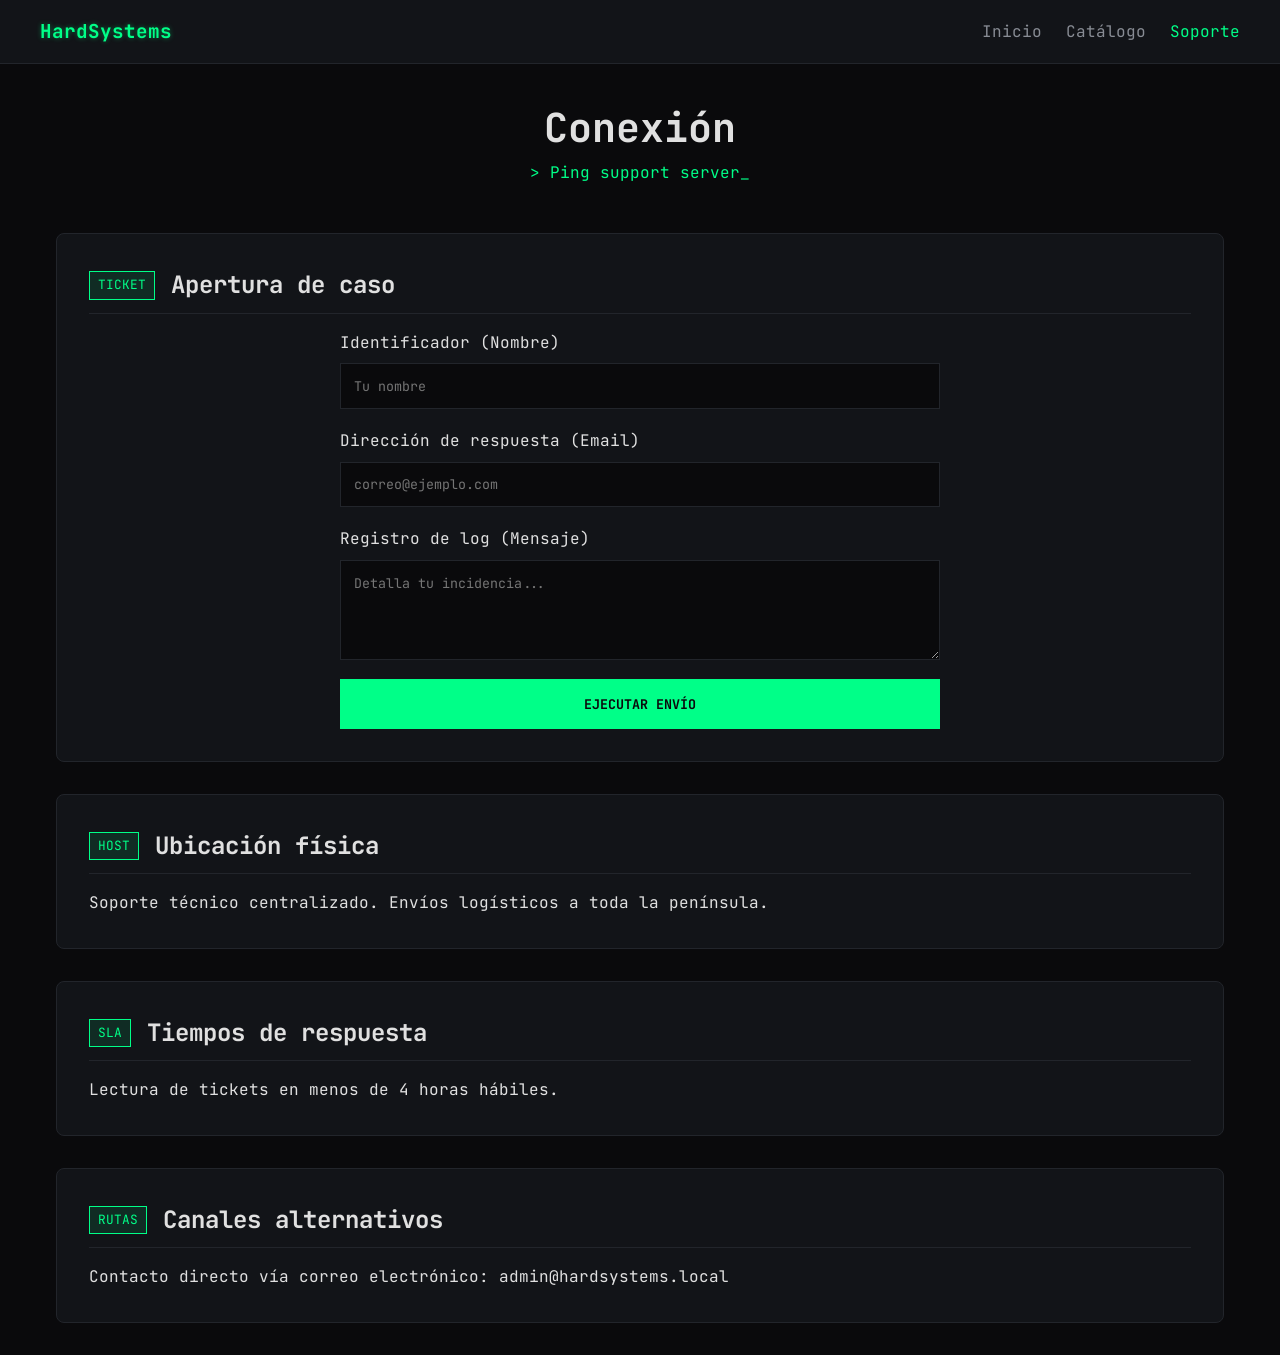
<file: proyectos/hardsystems/contacto.html>
<!DOCTYPE html>
<html lang="es">
<head>
    <meta charset="UTF-8">
    <meta name="viewport" content="width=device-width, initial-scale=1.0">
    <title>Contacto - HardSystems</title>
    <link rel="stylesheet" href="css/style.css">
</head>
<body>
    <header>
        <nav>
            <a href="index.html" class="logo">Hard<span>Systems</span></a>
            <button id="boton-menu" class="btn-menu" onclick="toggleMenu()">MENU</button>
            <ul class="menu" id="menu-principal">
                <li><a href="index.html">Inicio</a></li>
                <li><a href="productos.html">Catálogo</a></li>
                <li><a href="contacto.html" class="activo">Soporte</a></li>
            </ul>
        </nav>
    </header>

    <main>
        <div class="hero">
            <h1>Conexión</h1>
            <p>> Ping support server_</p>
        </div>

        <section class="banner">
            <div class="banner-header">
                <span class="etiqueta">TICKET</span>
                <h2>Apertura de caso</h2>
            </div>
            <form id="form-contacto" class="formulario-flex" onsubmit="return validarFormulario()">
                <div class="campo">
                    <label>Identificador (Nombre)</label>
                    <input type="text" id="nombre" placeholder="Tu nombre" onfocus="resaltarInput()" onblur="comprobarInput()">
                </div>
                <div class="campo">
                    <label>Dirección de respuesta (Email)</label>
                    <input type="email" id="email" placeholder="correo@ejemplo.com">
                </div>
                <div class="campo">
                    <label>Registro de log (Mensaje)</label>
                    <textarea rows="4" placeholder="Detalla tu incidencia..."></textarea>
                </div>
                <button type="submit">EJECUTAR ENVÍO</button>
            </form>
        </section>

        <section class="banner">
            <div class="banner-header">
                <span class="etiqueta">HOST</span>
                <h2>Ubicación física</h2>
            </div>
            <p>Soporte técnico centralizado. Envíos logísticos a toda la península.</p>
        </section>

        <section class="banner">
            <div class="banner-header">
                <span class="etiqueta">SLA</span>
                <h2>Tiempos de respuesta</h2>
            </div>
            <p>Lectura de tickets en menos de 4 horas hábiles.</p>
        </section>

        <section class="banner">
            <div class="banner-header">
                <span class="etiqueta">RUTAS</span>
                <h2>Canales alternativos</h2>
            </div>
            <p>Contacto directo vía correo electrónico: admin@hardsystems.local</p>
        </section>
    </main>
    <script src="js/script.js"></script>
</body>
</html>
</file>
<file: proyectos/hardsystems/css/style.css>
@import url('https://fonts.googleapis.com/css2?family=JetBrains+Mono:wght@400;700&display=swap');

:root {
  --bg-fondo: #0a0a0c;
  --bg-tarjeta: #121418;
  --borde-color: #22252b;
  --neon-verde: #00ff88;
  --texto-claro: #e0e0e0;
  --texto-gris: #888c94;
  --rojo-error: #ff3366;
  --fuente-base: 'JetBrains Mono', monospace;
}

* {
  margin: 0;
  padding: 0;
  box-sizing: border-box;
}

body {
  background-color: var(--bg-fondo);
  color: var(--texto-claro);
  font-family: var(--fuente-base);
  line-height: 1.6;
}

header {
  background-color: var(--bg-tarjeta);
  border-bottom: 1px solid var(--borde-color);
  padding: 1rem 2rem;
}

nav {
  display: flex;
  justify-content: space-between;
  align-items: center;
  max-width: 1200px;
  margin: 0 auto;
}

.logo {
  font-weight: 700;
  font-size: 1.2rem;
  color: var(--neon-verde);
  text-decoration: none;
  text-shadow: 0 0 5px rgba(0, 255, 136, 0.4);
}

.menu {
  display: flex;
  list-style: none;
  gap: 1.5rem;
}

.menu a {
  color: var(--texto-gris);
  text-decoration: none;
  transition: color 0.3s;
}

.menu a:hover, .menu a.activo {
  color: var(--neon-verde);
}

.btn-menu {
  display: none;
  background: transparent;
  color: var(--neon-verde);
  border: 1px solid var(--neon-verde);
  padding: 0.5rem 1rem;
  cursor: pointer;
}

main {
  max-width: 1200px;
  margin: 2rem auto;
  padding: 0 1rem;
}

.hero {
  margin-bottom: 3rem;
  text-align: center;
}

.hero h1 {
  font-size: 2.5rem;
  color: var(--texto-claro);
}

.hero p {
  color: var(--neon-verde);
}

.banner {
  background-color: var(--bg-tarjeta);
  border: 1px solid var(--borde-color);
  border-radius: 8px;
  padding: 2rem;
  margin-bottom: 2rem;
}

.banner-header {
  display: flex;
  align-items: center;
  gap: 1rem;
  margin-bottom: 1rem;
  border-bottom: 1px solid var(--borde-color);
  padding-bottom: 0.5rem;
}

.etiqueta {
  background-color: rgba(0, 255, 136, 0.1);
  color: var(--neon-verde);
  padding: 0.2rem 0.5rem;
  font-size: 0.8rem;
  border: 1px solid var(--neon-verde);
}

.interactivo {
  cursor: pointer;
}

.grid-productos {
  display: grid;
  grid-template-columns: repeat(3, 1fr);
  gap: 20px;
  margin-top: 1.5rem;
}

.tarjeta {
  background-color: var(--bg-fondo);
  border: 1px solid var(--borde-color);
  padding: 1.5rem;
  border-radius: 6px;
  text-align: center;
  position: relative;
}

.img-producto {
  width: 100%;
  max-width: 250px;
  height: 200px;
  object-fit: cover;
  border-radius: 4px;
  margin-bottom: 1rem;
  border: 1px solid var(--borde-color);
}

.tarjeta h3 {
  font-size: 1.1rem;
  margin-bottom: 0.5rem;
}

.precio {
  color: var(--neon-verde);
  font-weight: 700;
  font-size: 1.2rem;
  margin-bottom: 1rem;
}

.stock-tooltip {
  display: none;
  background-color: var(--neon-verde);
  color: var(--bg-fondo);
  padding: 0.2rem 0.5rem;
  font-size: 0.8rem;
  font-weight: bold;
  margin-bottom: 1rem;
  border-radius: 4px;
}

.formulario-flex {
  display: flex;
  flex-direction: column;
  gap: 1.2rem;
  max-width: 600px;
  margin: 0 auto;
}

.campo {
  display: flex;
  flex-direction: column;
  gap: 0.5rem;
}

input, textarea {
  background-color: var(--bg-fondo);
  border: 1px solid var(--borde-color);
  color: var(--texto-claro);
  padding: 0.8rem;
  font-family: var(--fuente-base);
  outline: none;
}

button {
  background-color: var(--neon-verde);
  color: var(--bg-fondo);
  border: none;
  padding: 1rem;
  font-weight: bold;
  font-family: var(--fuente-base);
  cursor: pointer;
}

@media (max-width: 768px) {
  .grid-productos {
    grid-template-columns: 1fr;
  }
  .btn-menu {
    display: block;
  }
  .menu {
    display: none;
    flex-direction: column;
    width: 100%;
    margin-top: 1rem;
  }
  nav {
    flex-direction: column;
    align-items: flex-start;
  }
}
</file>
